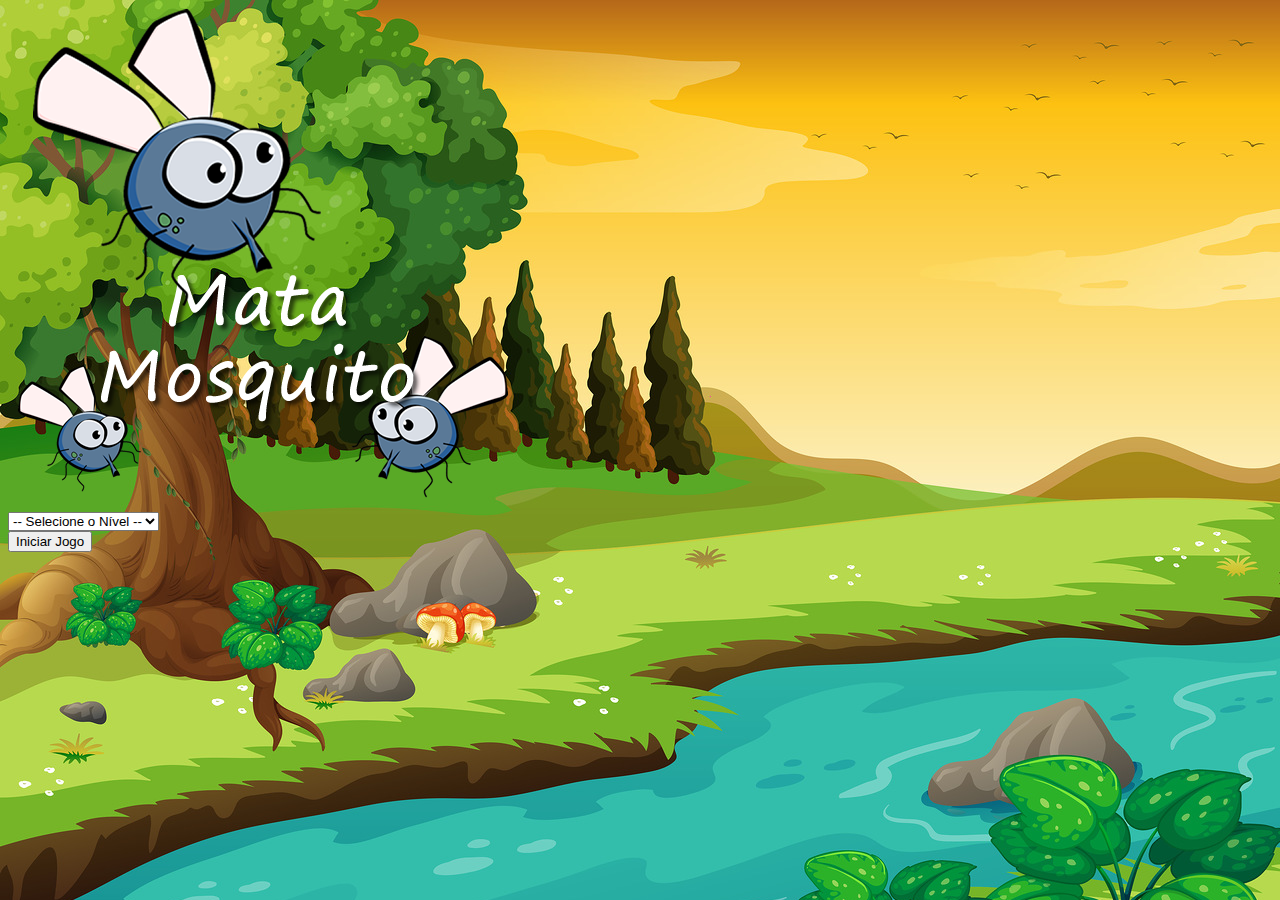
<file: index.html>
<!DOCTYPE html>
<html lang="pt-br">
    <head>
        <meta charset="UTF-8">
        <meta http-equiv="X-UA-Compatible" content="IE=edge">
        <meta name="viewport" content="width=device-width, initial-scale=1.0">
        <title>Mata Mosquito</title>
        <link href="https://cdn.jsdelivr.net/npm/bootstrap@5.2.3/dist/css/bootstrap.min.css" rel="stylesheet" integrity="sha384-rbsA2VBKQhggwzxH7pPCaAqO46MgnOM80zW1RWuH61DGLwZJEdK2Kadq2F9CUG65" crossorigin="anonymous">
        <link rel="stylesheet" href="estilo.css" />
    
        <script>
            function iniciarJogo() {
                
                var nivel = document.getElementById('nivel').value
                
                if (nivel === '') {
                    alert('Selecione um nível para começar o jogo')
                    return false
                }

                window.location.href = 'app.html?' + nivel
            }
        </script>
    </head>
    <body>
        
        
        
            <div class="container">
            <div class="row">
                <div class="col">
                    <div class="d-flex justify-content-center">
                        <img src="imagens/imagens/game.png" />
                    </div>
                </div>
            </div>

            <div class="row">
                <div class="col">
                    <div class="d-flex justify-content-center">
                        <div class="mb-2">
                            <select class="form-control" id="nivel">
                                <option value="">-- Selecione o Nível --</option>
                                <option value="normal">Normal</option>
                                <option value="dificil">Difícil</option>
                                <option value="chucknorris">Chuck Norris</option>
                            </select>
                        </div>
                        
                        </div>
                    </div>
                </div>

            <div class="row">
                <div class="col">
                    <div class="d-flex justify-content-center">
                        <button type="button" class="btn btn-danger btn-lg" onclick="iniciarJogo()">Iniciar Jogo</button>
                    </div>
                </div>
            </div>
        </div>


    </body>
</html>
</file>
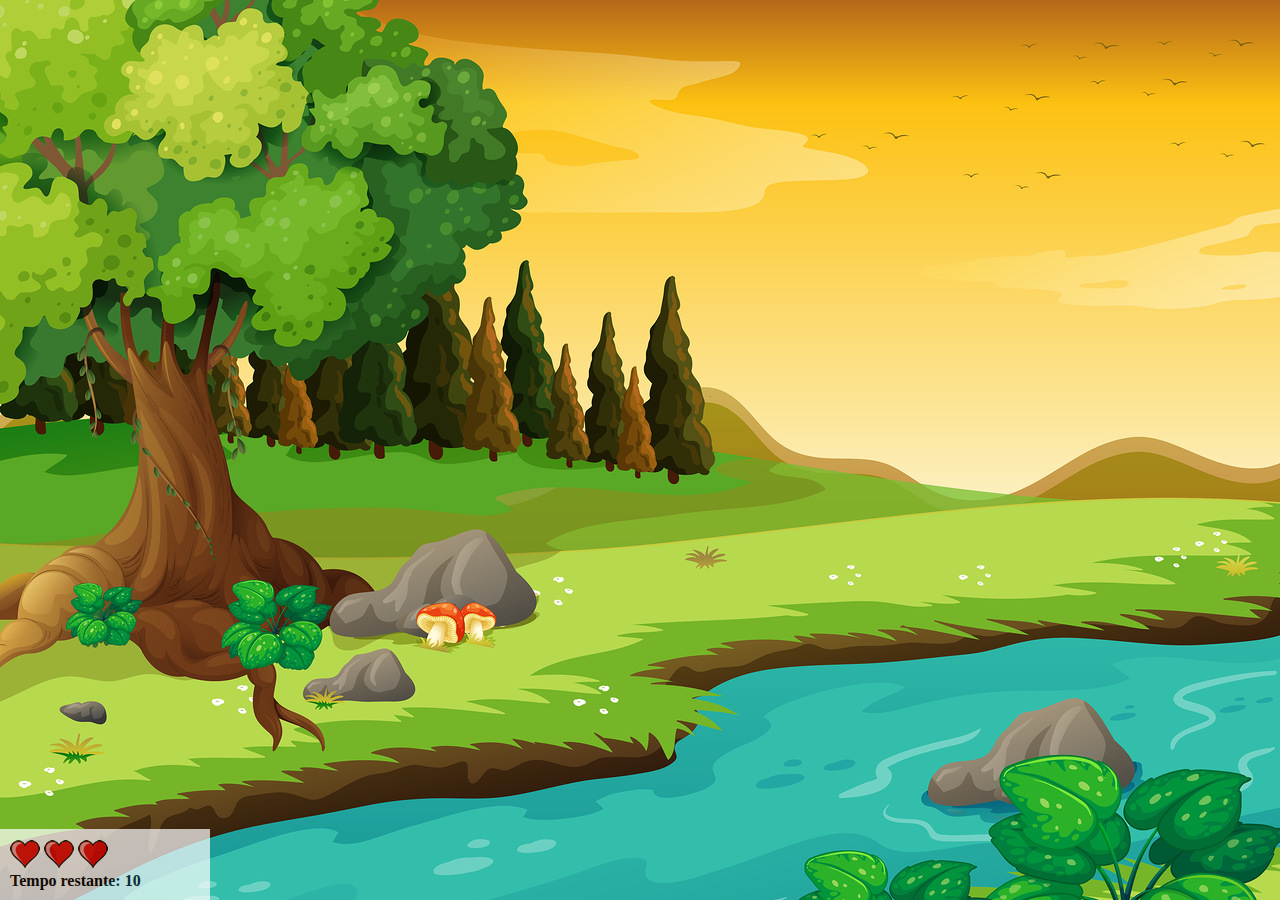
<file: app.html>
<!DOCTYPE html>
<html lang="pt-br">
    <head>
        <meta charset="UTF-8">
        <meta http-equiv="X-UA-Compatible" content="IE=edge">
        <meta name="viewport" content="width=device-width, initial-scale=1.0">
        <title>Mata Mosquito</title>
        <link rel="stylesheet" href="estilo.css" />
        <script src="jogo.js"></script>
    </head>
<body onresize="ajustaTamanhoPalcoJogo()">
    
    <div class="painel">
        <div class="vidas">
            <img id="v1" src="imagens/imagens/coracao_cheio.png" />
            <img id="v2" src="imagens/imagens/coracao_cheio.png" />
            <img id="v3" src="imagens/imagens/coracao_cheio.png" />

        </div>

        <div class="cronometro">Tempo restante: <span id="cronometro"></span></div>
    </div>

    <script>
        document.getElementById('cronometro').innerHTML = tempo
        
        var criaMosquito = setInterval(function() {
        posicaoRandomica()
        }, criaMosquitoTempo)
    </script>
</body>
</html>
</file>
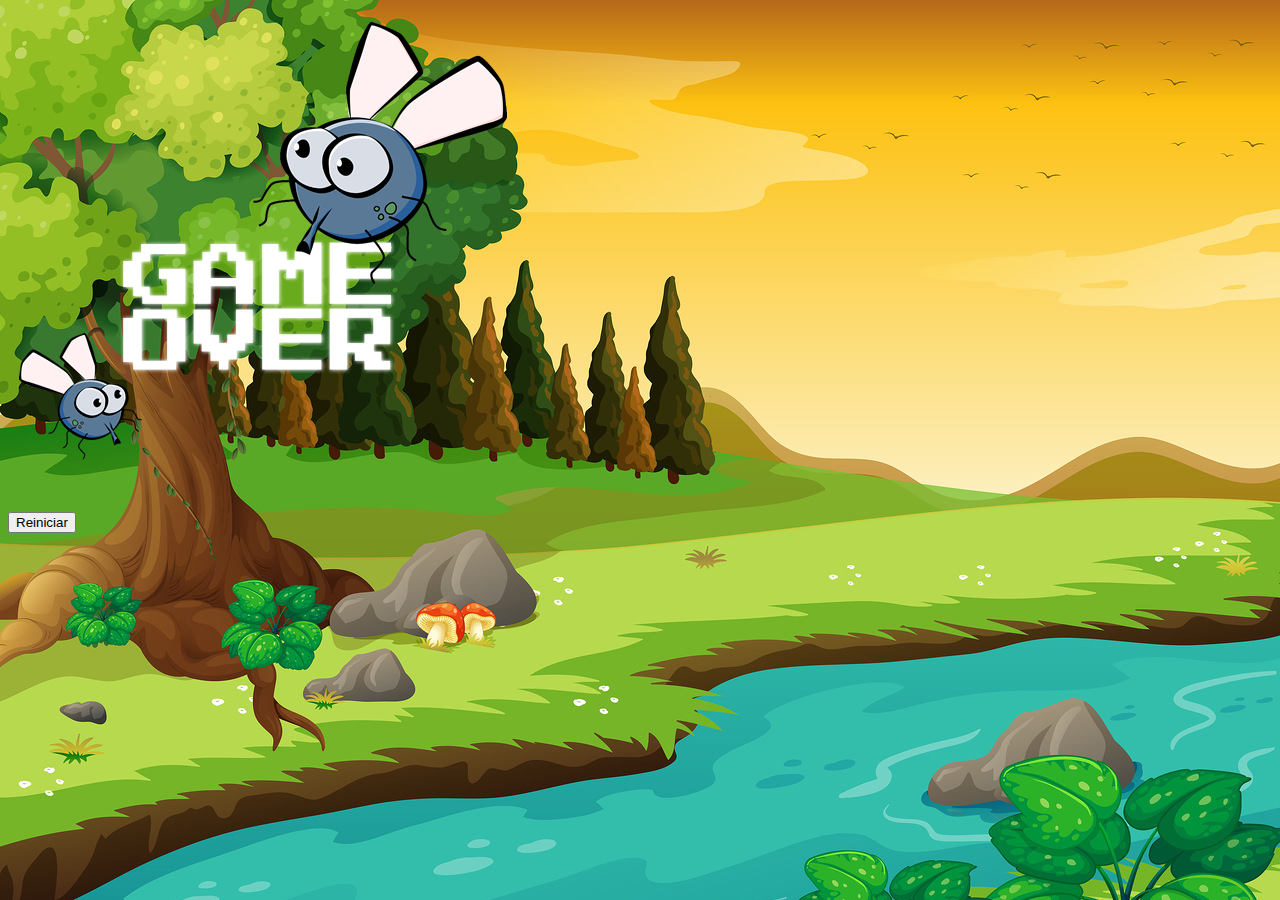
<file: fim_de_jogo.html>
<!DOCTYPE html>
<html lang="pt-br">
    <head>
        <meta charset="UTF-8">
        <meta http-equiv="X-UA-Compatible" content="IE=edge">
        <meta name="viewport" content="width=device-width, initial-scale=1.0">
        <title>Mata Mosquito</title>
        <link href="https://cdn.jsdelivr.net/npm/bootstrap@5.2.3/dist/css/bootstrap.min.css" rel="stylesheet" integrity="sha384-rbsA2VBKQhggwzxH7pPCaAqO46MgnOM80zW1RWuH61DGLwZJEdK2Kadq2F9CUG65" crossorigin="anonymous">
        <link rel="stylesheet" href="estilo.css" />
    </head>
    <body>
        
        <div class="container">
            <div class="row">
                <div class="col">
                    <div class="d-flex justify-content-center">
                        <img src="imagens/imagens/game_over.png" />
                    </div>
                </div>
            </div>

            <div class="row">
                <div class="col">
                    <div class="d-flex justify-content-center">
                        <button type="button" class="btn btn-dark btn-lg" onclick="window.location.href = 'index.html' ">Reiniciar</button>
                    </div>
                </div>
            </div>
        </div>


    </body>
</html>
</file>
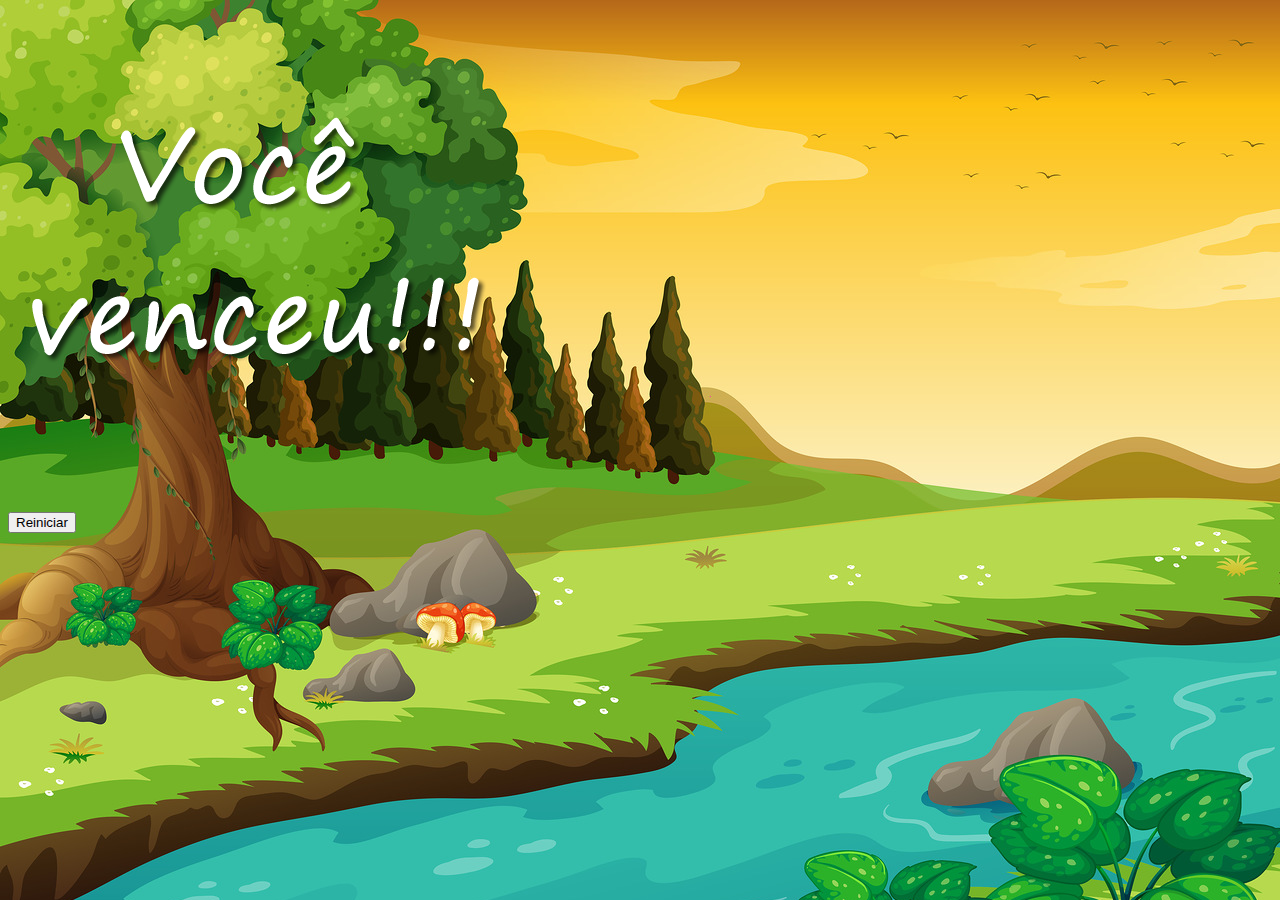
<file: vitoria.html>
<!DOCTYPE html>
<html lang="pt-br">
    <head>
        <meta charset="UTF-8">
        <meta http-equiv="X-UA-Compatible" content="IE=edge">
        <meta name="viewport" content="width=device-width, initial-scale=1.0">
        <title>Mata Mosquito</title>
        <link href="https://cdn.jsdelivr.net/npm/bootstrap@5.2.3/dist/css/bootstrap.min.css" rel="stylesheet" integrity="sha384-rbsA2VBKQhggwzxH7pPCaAqO46MgnOM80zW1RWuH61DGLwZJEdK2Kadq2F9CUG65" crossorigin="anonymous">
        <link rel="stylesheet" href="estilo.css" />
    </head>
    <body>
        
        <div class="container">
            <div class="row">
                <div class="col">
                    <div class="d-flex justify-content-center">
                        <img src="imagens/imagens/vitoria.png" />
                    </div>
                </div>
            </div>

            <div class="row">
                <div class="col">
                    <div class="d-flex justify-content-center">
                        <button type="button" class="btn btn-dark btn-lg" onclick="window.location.href = 'index.html' ">Reiniciar</button>
                    </div>
                </div>
            </div>
        </div>


    </body>
</html>
</file>
<file: estilo.css>
html {
    cursor: url(imagens/imagens/mata_mosquito.png) 30 30, auto;
}

body {
    background-image: url(imagens/imagens/bg.jpg);
    background-repeat: no-repeat;
    background-size: 100%;
}

.mosquito1 {
    width: 50px;
    height: 50px;
}

.mosquito2 {
    width: 70px;
    height: 70px;
}

.mosquito3 {
    width: 90px;
    height: 90px;
}

.ladoA {
    transform: scaleX(1);
}

.ladoB {
    transform: scaleX(-1);
}

.painel {
    position: absolute;
    width: 190px;
    padding: 10px;
    left: 0px;
    bottom: 0px;
    border-top: solid 1px #fff;
    background-color: #fff;
    opacity: 0.7;
}

.vidas {
    float: left;
}

.cronometro {
    float: left;
    font-size: 20;
    font-weight: bold;
}
</file>
